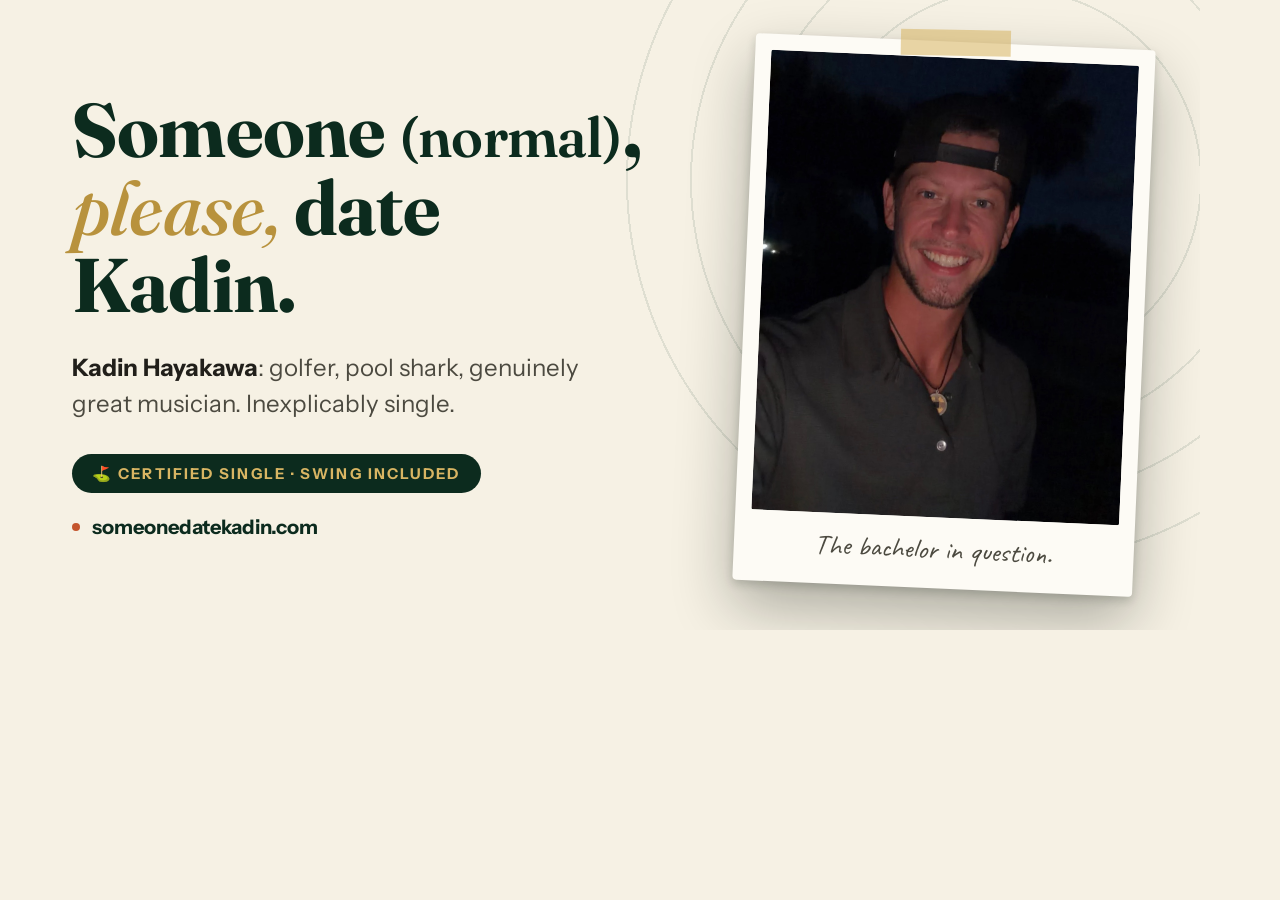
<file: assets/og/og-card.html>
<!doctype html>
<html lang="en">
<head>
<meta charset="utf-8" />
<title>OG Card</title>
<link rel="preconnect" href="https://fonts.googleapis.com" />
<link rel="preconnect" href="https://fonts.gstatic.com" crossorigin />
<link href="https://fonts.googleapis.com/css2?family=Fraunces:ital,opsz,wght@0,9..144,600..700;1,9..144,500&family=Instrument+Sans:wght@500;600;700&family=Caveat:wght@600&display=swap" rel="stylesheet" />
<style>
  :root {
    --cream: #f6f1e4;
    --green: #123b2a;
    --green-2: #0c2b1e;
    --gold: #b8923d;
    --gold-2: #d8b563;
    --rust: #c4552d;
    --ink: #211f1a;
  }
  * { margin: 0; box-sizing: border-box; }
  html, body {
    width: 1200px;
    height: 630px;
    overflow: hidden;
    background: var(--cream);
    font-family: "Instrument Sans", sans-serif;
  }
  .canvas {
    position: relative;
    width: 1200px;
    height: 630px;
  }
  .rings {
    position: absolute;
    right: -220px;
    top: -230px;
    width: 820px;
    height: 820px;
    border-radius: 50%;
    background: repeating-radial-gradient(circle at center, transparent 0 62px, rgba(18,59,42,0.10) 62px 64px);
  }
  .content {
    position: absolute;
    left: 72px;
    top: 0;
    bottom: 0;
    width: 610px;
    display: flex;
    flex-direction: column;
    justify-content: center;
  }
  h1 {
    font-family: "Fraunces", serif;
    font-weight: 700;
    font-size: 76px;
    line-height: 1.02;
    letter-spacing: -0.01em;
    color: var(--green-2);
  }
  h1 .swash {
    font-style: italic;
    font-weight: 500;
    color: var(--gold);
  }
  h1 .normal {
    font-size: 56px;
    font-weight: 600;
  }
  .sub {
    margin-top: 26px;
    font-size: 24px;
    line-height: 1.5;
    color: #4c4a40;
    max-width: 540px;
  }
  .sub strong { color: var(--ink); }
  .badge-pill {
    margin-top: 32px;
    display: inline-flex;
    align-items: center;
    gap: 10px;
    width: fit-content;
    background: var(--green-2);
    color: var(--gold-2);
    font-size: 15px;
    font-weight: 700;
    letter-spacing: 0.14em;
    text-transform: uppercase;
    padding: 10px 20px;
    border-radius: 999px;
  }
  .site {
    margin-top: 22px;
    display: inline-flex;
    align-items: center;
    gap: 12px;
    font-size: 20px;
    font-weight: 700;
    color: var(--green-2);
  }
  .site .dot {
    width: 8px;
    height: 8px;
    border-radius: 50%;
    background: var(--rust);
  }
  .photo-wrap {
    position: absolute;
    right: 56px;
    top: 50%;
    transform: translateY(-50%) rotate(2.5deg);
    width: 400px;
    background: #fdfbf5;
    padding: 16px 16px 22px;
    border-radius: 4px;
    box-shadow: 0 4px 10px rgba(18,26,18,0.18), 0 26px 60px rgba(18,26,18,0.32);
  }
  .photo-wrap img {
    display: block;
    width: 100%;
    height: 460px;
    object-fit: cover;
    border-radius: 2px;
  }
  .photo-cap {
    font-family: "Caveat", cursive;
    font-size: 28px;
    text-align: center;
    color: #4c4a40;
    padding-top: 14px;
  }
  .tape {
    position: absolute;
    top: -12px;
    left: 50%;
    transform: translateX(-50%) rotate(-1.5deg);
    width: 110px;
    height: 26px;
    background: rgba(216,181,99,0.55);
  }

</style>
</head>
<body>
  <div class="canvas">
    <div class="rings"></div>
    <div class="content">
      <h1>Someone <span class="normal">(normal)</span>,<br /><span class="swash">please,</span> date<br />Kadin.</h1>
      <p class="sub"><strong>Kadin Hayakawa</strong>: golfer, pool shark, genuinely great musician. Inexplicably single.</p>
      <div class="badge-pill">⛳ Certified Single · Swing Included</div>
      <div class="site"><span class="dot"></span>someonedatekadin.com</div>
    </div>
    <div class="photo-wrap">
      <div class="tape"></div>
      <img src="../images/kadin-hero.jpg" alt="" />
      <div class="photo-cap">The bachelor in question.</div>
    </div>
  </div>
</body>
</html>
</file>
